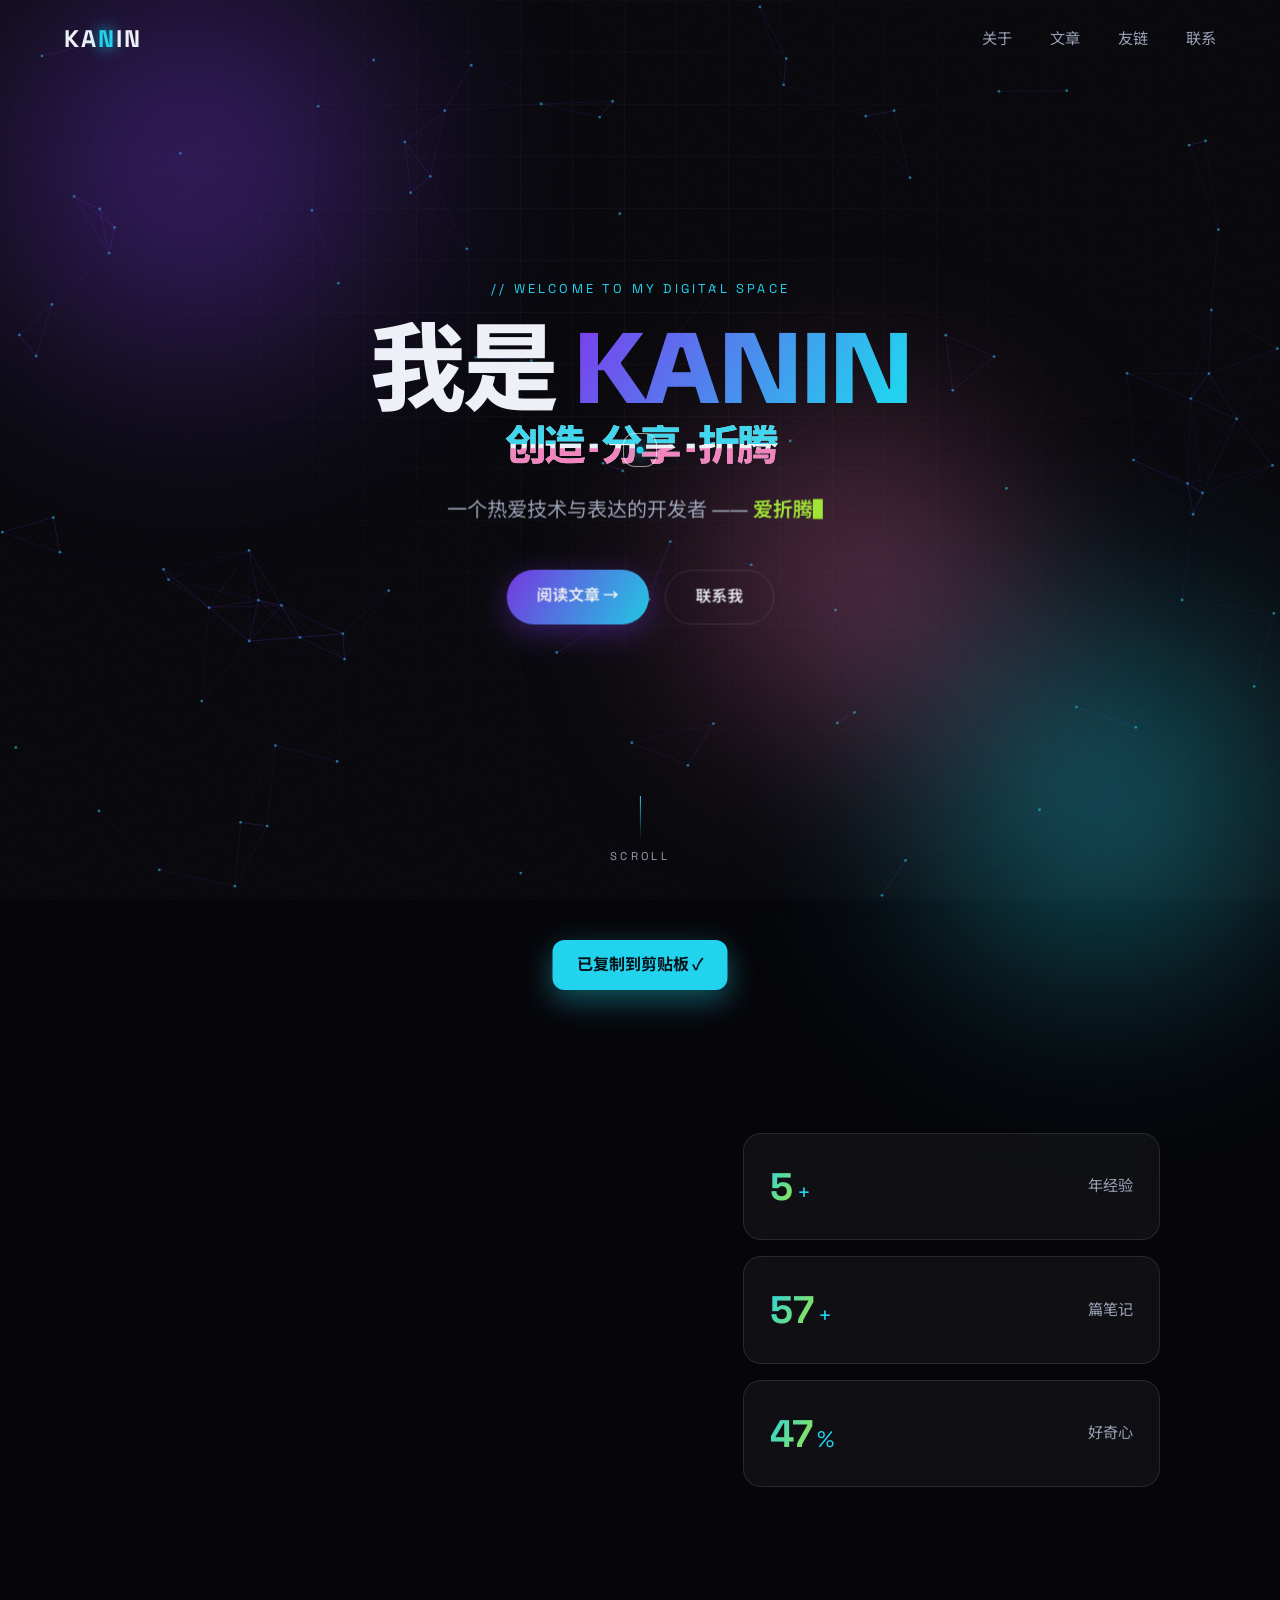
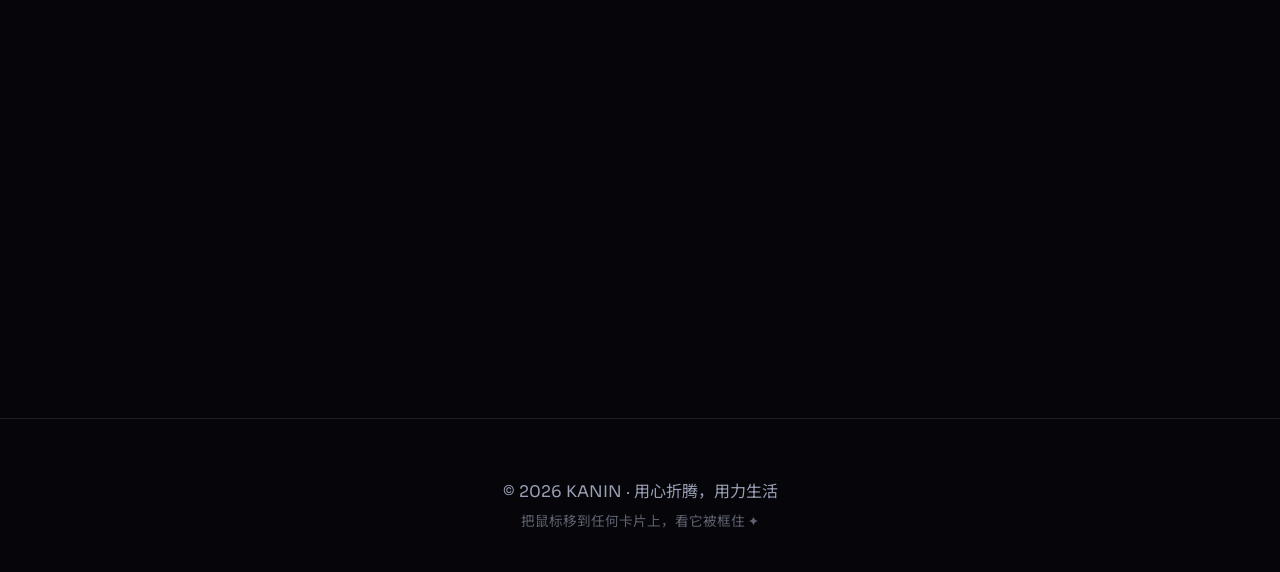
<file: index.html>
<!DOCTYPE html>
<html lang="zh-CN">
<head>
<meta charset="UTF-8">
<meta name="viewport" content="width=device-width, initial-scale=1.0">
<title>KANIN · 个人博客</title>
<meta name="description" content="KANIN 的个人博客 —— 创造 · 分享 · 折腾">
<link rel="preconnect" href="https://fonts.googleapis.com">
<link rel="preconnect" href="https://fonts.gstatic.com" crossorigin>
<link href="https://fonts.googleapis.com/css2?family=Sora:wght@300;400;600;700;800&family=Space+Grotesk:wght@400;500;700&family=Noto+Sans+SC:wght@300;400;500;700&display=swap" rel="stylesheet">
<link rel="stylesheet" href="styles.css">
</head>
<body>
<div class="scroll-progress" id="progress"></div>
<!-- ===== 自定义光标（吸附框） ===== -->
<div class="cursor-dot" id="cursorDot"></div>
<div class="cursor-box" id="cursorBox">
  <span class="corner tl"></span><span class="corner tr"></span>
  <span class="corner bl"></span><span class="corner br"></span>
  <span class="cursor-label" id="cursorLabel"></span>
</div>

<!-- ===== 背景特效 ===== -->
<canvas id="bg"></canvas>
<div class="blob blob-1"></div>
<div class="blob blob-2"></div>
<div class="blob blob-3"></div>
<div class="grid-overlay"></div>
<div class="noise"></div>

<!-- ===== 导航 ===== -->
<nav class="nav" id="nav">
  <a href="#hero" class="logo" data-magnetic data-label="首页">KA<span>N</span>IN</a>
  <div class="nav-links">
    <a href="#about" data-magnetic data-label="关于">关于</a>
    <a href="#blog" data-magnetic data-label="文章">文章</a>
    <a href="#friends" data-magnetic data-label="友链">友链</a>
    <a href="#links" data-magnetic data-label="联系">联系</a>
  </div>
</nav>

<!-- ===== 首屏 ===== -->
<header class="hero" id="hero">
  <div class="hero-inner">
    <p class="hero-eyebrow" data-reveal>// WELCOME TO MY DIGITAL SPACE</p>
    <h1 class="hero-title">
      <span class="line" data-reveal>我是 <em>KANIN</em></span>
      <span class="line glitch" data-text="创造 · 分享 · 折腾" data-reveal>创造 · 分享 · 折腾</span>
    </h1>
    <p class="hero-sub" data-reveal>一个热爱技术与表达的开发者 —— <span id="typed" class="typed"></span><span class="caret">▌</span></p>
    <div class="hero-cta" data-reveal>
      <a href="#blog" class="btn btn-primary" data-magnetic data-label="看看文章">阅读文章 →</a>
      <a href="#links" class="btn btn-ghost" data-magnetic data-label="找到我">联系我</a>
    </div>
  </div>
  <a href="#about" class="scroll-hint" data-magnetic><span></span>SCROLL</a>
</header>
<!-- ===== 关于 ===== -->
<section class="section" id="about">
  <div class="section-head" data-reveal>
    <span class="section-index">01</span>
    <h2 class="section-title">关于我</h2>
  </div>
  <div class="about-grid">
    <div class="about-text" data-reveal>
      <p>你好，我是 <strong>KANIN</strong>。白天写代码，晚上写想法。喜欢把复杂的东西拆开、把有趣的东西做出来，再把过程记录下来分享给同样好奇的人。</p>
      <p>这个博客是我的数字后花园 —— 关于技术、产品、以及一切让我兴奋的折腾。欢迎随便逛逛，把鼠标移到任意卡片上试试。</p>
    </div>
    <div class="about-stats">
      <div class="stat glass" data-magnetic data-label="持续折腾中">
        <span class="stat-num" data-count="5">0</span><span class="stat-suffix">+</span>
        <span class="stat-label">年经验</span>
      </div>
      <div class="stat glass" data-magnetic data-label="不断更新">
        <span class="stat-num" data-count="120">0</span><span class="stat-suffix">+</span>
        <span class="stat-label">篇笔记</span>
      </div>
      <div class="stat glass" data-magnetic data-label="永远好奇">
        <span class="stat-num" data-count="99">0</span><span class="stat-suffix">%</span>
        <span class="stat-label">好奇心</span>
      </div>
    </div>
  </div>
</section>

<!-- ===== 文章 ===== -->
<section class="section" id="blog">
  <div class="section-head" data-reveal>
    <span class="section-index">02</span>
    <h2 class="section-title">最新文章</h2>
  </div>
  <div class="post-grid">
    <!--POSTS_START-->
    <a class="post glass" href="posts/claude-code.html" data-magnetic data-label="阅读全文" data-reveal>
      <span class="post-tag">AI 工具</span>
      <h3>负基础 Claude Code 安装使用教程</h3>
      <p>Claude Code 是 Anthropic 推出的AI 编程代理，它不仅是传统的代码补全工具或聊天助手，而是一个…</p>
      <div class="post-meta"><span>约 5 分钟</span><span>· 教程</span></div>
    </a>
    <a class="post glass" href="posts/javaweb.html" data-magnetic data-label="阅读全文" data-reveal>
      <span class="post-tag">全栈开发</span>
      <h3>JavaWeb 全栈教程</h3>
      <p>html控制网站的结构， css控制网站的样式</p>
      <div class="post-meta"><span>约 86 分钟</span><span>· 教程</span></div>
    </a>
    <a class="post glass" href="posts/springboot.html" data-magnetic data-label="阅读全文" data-reveal>
      <span class="post-tag">后端</span>
      <h3>SpringBoot 项目初始化</h3>
      <p>点击“文件-新建-项目”。打开新建项目对话框</p>
      <div class="post-meta"><span>约 8 分钟</span><span>· 教程</span></div>
    </a>
    <a class="post glass" href="posts/mysql.html" data-magnetic data-label="阅读全文" data-reveal>
      <span class="post-tag">数据库</span>
      <h3>MySQL 安装教程</h3>
      <p>进入mysql官网：https://mysql.com</p>
      <div class="post-meta"><span>约 5 分钟</span><span>· 教程</span></div>
    </a>
    <a class="post glass" href="posts/maven.html" data-magnetic data-label="阅读全文" data-reveal>
      <span class="post-tag">环境搭建</span>
      <h3>Maven 安装教程</h3>
      <p>下载安装包：https://wwbwq.lanzouv.com/iuGWJ3ndzcgd</p>
      <div class="post-meta"><span>约 2 分钟</span><span>· 教程</span></div>
    </a>
    <!--POSTS_END-->
  </div>
</section>
<!-- ===== 友情链接 ===== -->
<section class="section" id="friends">
  <div class="section-head" data-reveal>
    <span class="section-index">03</span>
    <h2 class="section-title">友情链接</h2>
  </div>
  <div class="friend-grid">
    <a class="friend-card glass" href="http://aohs.top" target="_blank" rel="noopener"
       data-magnetic data-label="访问" data-reveal>
      <span class="friend-icon">🔗</span>
      <div class="friend-meta"><h3>Aohs</h3><p>Java × AI 工程化</p></div>
      <span class="link-arrow">↗</span>
    </a>
  </div>
</section>

<!-- ===== 联系 / 链接 ===== -->
<section class="section" id="links">
  <div class="section-head" data-reveal>
    <span class="section-index">04</span>
    <h2 class="section-title">找到我</h2>
  </div>
  <div class="link-grid">
    <a class="link-card glass" href="https://github.com/kaninmeow" target="_blank" rel="noopener"
       data-magnetic data-label="GitHub" data-reveal>
      <span class="link-icon">
        <svg viewBox="0 0 24 24" width="26" height="26" fill="currentColor"><path d="M12 .5A12 12 0 0 0 .5 12.5c0 5.3 3.4 9.8 8.2 11.4.6.1.8-.3.8-.6v-2c-3.3.7-4-1.6-4-1.6-.6-1.4-1.3-1.8-1.3-1.8-1.1-.7.1-.7.1-.7 1.2.1 1.8 1.2 1.8 1.2 1.1 1.8 2.8 1.3 3.5 1 .1-.8.4-1.3.8-1.6-2.7-.3-5.5-1.3-5.5-5.9 0-1.3.5-2.4 1.2-3.2-.1-.3-.5-1.5.1-3.2 0 0 1-.3 3.3 1.2a11.5 11.5 0 0 1 6 0C17.3 5 18.3 5.3 18.3 5.3c.6 1.7.2 2.9.1 3.2.8.8 1.2 1.9 1.2 3.2 0 4.6-2.8 5.6-5.5 5.9.4.4.8 1.1.8 2.2v3.3c0 .3.2.7.8.6 4.8-1.6 8.2-6.1 8.2-11.4A12 12 0 0 0 12 .5Z"/></svg>
      </span>
      <div class="link-meta"><h3>GitHub</h3><p>@kaninmeow</p></div>
      <span class="link-arrow">↗</span>
    </a>

    <a class="link-card glass" href="https://space.bilibili.com/326698881" target="_blank" rel="noopener"
       data-magnetic data-label="Bilibili" data-reveal>
      <span class="link-icon">
        <svg viewBox="0 0 24 24" width="26" height="26" fill="currentColor"><path d="M17.8 4.2 15 6.7h.9A2.7 2.7 0 0 1 18.6 9.4v7A2.7 2.7 0 0 1 15.9 19H8.1A2.7 2.7 0 0 1 5.4 16.4v-7A2.7 2.7 0 0 1 8.1 6.7H9L6.2 4.2a.9.9 0 0 1 1.2-1.3L10.8 6h2.4l3.4-3.1a.9.9 0 0 1 1.2 1.3ZM9 10.5a1 1 0 0 0-1 1v1.2a1 1 0 0 0 2 0v-1.2a1 1 0 0 0-1-1Zm6 0a1 1 0 0 0-1 1v1.2a1 1 0 0 0 2 0v-1.2a1 1 0 0 0-1-1Z"/></svg>
      </span>
      <div class="link-meta"><h3>Bilibili</h3><p>去我的空间看视频</p></div>
      <span class="link-arrow">↗</span>
    </a>

    <button class="link-card glass" id="wechatCard" data-magnetic data-label="点击复制" data-reveal>
      <span class="link-icon">
        <svg viewBox="0 0 24 24" width="26" height="26" fill="currentColor"><path d="M8.7 4C4.9 4 2 6.6 2 9.9c0 1.9 1 3.5 2.6 4.7L4 17l2.6-1.4c.7.2 1.4.3 2.1.3h.6a5.3 5.3 0 0 1-.2-1.5c0-3.1 3-5.6 6.7-5.6h.6C15.8 5.9 12.6 4 8.7 4Zm-2.4 4a.9.9 0 1 1 0-1.8.9.9 0 0 1 0 1.8Zm4.8 0a.9.9 0 1 1 0-1.8.9.9 0 0 1 0 1.8Zm11 6.4c0-2.7-2.6-4.9-5.8-4.9s-5.8 2.2-5.8 4.9 2.6 4.9 5.8 4.9c.7 0 1.3-.1 1.9-.3L20 20l-.5-1.6c1.4-.9 2.6-2.3 2.6-4Zm-7.7-1a.8.8 0 1 1 0-1.5.8.8 0 0 1 0 1.5Zm3.8 0a.8.8 0 1 1 0-1.5.8.8 0 0 1 0 1.5Z"/></svg>
      </span>
      <div class="link-meta"><h3>微信公众号</h3><p>KANIN</p></div>
      <span class="link-arrow">⧉</span>
    </button>

    <a class="link-card glass" href="mailto:sunqingdong0318@foxmail.com"
       data-magnetic data-label="发邮件" data-reveal>
      <span class="link-icon">
        <svg viewBox="0 0 24 24" width="26" height="26" fill="none" stroke="currentColor" stroke-width="2"><rect x="3" y="5" width="18" height="14" rx="2"/><path d="m3 7 9 6 9-6"/></svg>
      </span>
      <div class="link-meta"><h3>Email</h3><p>sunqingdong0318@foxmail.com</p></div>
      <span class="link-arrow">↗</span>
    </a>
  </div>
</section>

<footer class="footer">
  <p>© 2026 KANIN · 用心折腾，用力生活</p>
  <p class="footer-sub">把鼠标移到任何卡片上，看它被框住 ✦</p>
</footer>

<div class="toast" id="toast">已复制到剪贴板 ✓</div>

<script src="script.js"></script>
</body>
</html>
</file>
<file: styles.css>
/* ===================================================================
   KANIN · 个人博客  —  styles.css
   =================================================================== */
:root{
  --bg:#06060a;
  --bg-2:#0c0d16;
  --fg:#eef0f7;
  --muted:#9aa0b5;
  --line:rgba(255,255,255,.10);
  --c1:#7c3aed;   /* 紫 */
  --c2:#22d3ee;   /* 青 */
  --c3:#f472b6;   /* 粉 */
  --c4:#a3e635;   /* 荧光绿 */
  --glass:rgba(255,255,255,.045);
  --radius:18px;
  --ease:cubic-bezier(.22,1,.36,1);
}

*{margin:0;padding:0;box-sizing:border-box}
html{scroll-behavior:smooth}
body{
  font-family:"Sora","Noto Sans SC",system-ui,-apple-system,sans-serif;
  background:var(--bg);
  color:var(--fg);
  line-height:1.6;
  overflow-x:hidden;
  min-height:100vh;
}
/* 桌面端隐藏系统光标，全权交给自定义光标 */
@media (hover:hover) and (pointer:fine){
  body,a,button{cursor:none}
}
a{color:inherit;text-decoration:none}
::selection{background:var(--c1);color:#fff}

/* ===== 自定义光标 ===== */
.cursor-dot{
  position:fixed;top:0;left:0;width:7px;height:7px;border-radius:50%;
  background:var(--c2);z-index:9999;pointer-events:none;
  transform:translate(-50%,-50%);
  box-shadow:0 0 12px var(--c2);
  transition:opacity .3s, background .3s;
}
.cursor-box{
  position:fixed;top:0;left:0;z-index:9998;pointer-events:none;
  border:1.5px solid rgba(255,255,255,.55);
  border-radius:12px;
  transform:translate(-50%,-50%);
  will-change:width,height,transform;
  transition:border-color .3s, background .3s, border-radius .35s var(--ease);
  background:rgba(255,255,255,.02);
}
.cursor-box.snapped{
  border-color:var(--c2);
  background:rgba(34,211,238,.06);
  box-shadow:0 0 24px rgba(34,211,238,.18) inset,0 0 22px rgba(34,211,238,.12);
}
.corner{position:absolute;width:9px;height:9px;opacity:0;transition:opacity .25s}
.cursor-box.snapped .corner{opacity:1}
.corner.tl{top:-2px;left:-2px;border-top:2px solid var(--c2);border-left:2px solid var(--c2)}
.corner.tr{top:-2px;right:-2px;border-top:2px solid var(--c2);border-right:2px solid var(--c2)}
.corner.bl{bottom:-2px;left:-2px;border-bottom:2px solid var(--c2);border-left:2px solid var(--c2)}
.corner.br{bottom:-2px;right:-2px;border-bottom:2px solid var(--c2);border-right:2px solid var(--c2)}
.cursor-label{
  position:absolute;left:50%;bottom:-26px;transform:translateX(-50%) translateY(6px);
  background:var(--c2);color:#04121a;font-size:11px;font-weight:700;
  padding:2px 9px;border-radius:6px;white-space:nowrap;
  opacity:0;transition:opacity .25s,transform .25s var(--ease);
  font-family:"Space Grotesk",sans-serif;letter-spacing:.03em;
}
.cursor-box.snapped .cursor-label{opacity:1;transform:translateX(-50%) translateY(0)}
.cursor-box.clicking{transform:translate(-50%,-50%) scale(.9)}
/* ===== 背景特效 ===== */
#bg{position:fixed;inset:0;z-index:-3;width:100%;height:100%}
.blob{position:fixed;z-index:-2;border-radius:50%;filter:blur(90px);opacity:.5;pointer-events:none}
.blob-1{width:46vw;height:46vw;background:radial-gradient(circle,var(--c1),transparent 70%);top:-10vw;left:-8vw;animation:drift 22s var(--ease) infinite}
.blob-2{width:40vw;height:40vw;background:radial-gradient(circle,var(--c2),transparent 70%);bottom:-12vw;right:-6vw;animation:drift 26s var(--ease) infinite reverse}
.blob-3{width:34vw;height:34vw;background:radial-gradient(circle,var(--c3),transparent 70%);top:40%;left:50%;animation:drift 30s var(--ease) infinite}
@keyframes drift{
  0%,100%{transform:translate(0,0) scale(1)}
  33%{transform:translate(8vw,6vh) scale(1.15)}
  66%{transform:translate(-6vw,-4vh) scale(.9)}
}
.grid-overlay{
  position:fixed;inset:0;z-index:-2;pointer-events:none;opacity:.35;
  background-image:linear-gradient(var(--line) 1px,transparent 1px),
                   linear-gradient(90deg,var(--line) 1px,transparent 1px);
  background-size:52px 52px;
  mask-image:radial-gradient(circle at 50% 30%,#000 0%,transparent 78%);
  -webkit-mask-image:radial-gradient(circle at 50% 30%,#000 0%,transparent 78%);
}
.noise{
  position:fixed;inset:0;z-index:-1;pointer-events:none;opacity:.05;
  background-image:url("data:image/svg+xml,%3Csvg xmlns='http://www.w3.org/2000/svg' width='120' height='120'%3E%3Cfilter id='n'%3E%3CfeTurbulence type='fractalNoise' baseFrequency='.85' numOctaves='2'/%3E%3C/filter%3E%3Crect width='100%25' height='100%25' filter='url(%23n)'/%3E%3C/svg%3E");
}

/* ===== 导航 ===== */
.nav{
  position:fixed;top:0;left:0;right:0;z-index:100;
  display:flex;align-items:center;justify-content:space-between;
  padding:20px clamp(20px,5vw,64px);
  transition:background .4s,backdrop-filter .4s,padding .4s;
}
.nav.scrolled{background:rgba(6,6,10,.6);backdrop-filter:blur(14px);padding:12px clamp(20px,5vw,64px);border-bottom:1px solid var(--line)}
.logo{font-family:"Space Grotesk";font-weight:700;font-size:1.5rem;letter-spacing:.08em}
.logo span{color:var(--c2);text-shadow:0 0 16px var(--c2)}
.nav-links{display:flex;gap:clamp(14px,3vw,38px)}
.nav-links a{position:relative;font-size:.95rem;color:var(--muted);transition:color .3s}
.nav-links a::after{content:"";position:absolute;left:0;bottom:-4px;width:0;height:2px;background:linear-gradient(90deg,var(--c1),var(--c2));transition:width .35s var(--ease)}
.nav-links a:hover{color:var(--fg)}
.nav-links a:hover::after{width:100%}

/* ===== 通用区块 ===== */
.section{max-width:1120px;margin:0 auto;padding:clamp(70px,12vh,140px) clamp(20px,5vw,40px)}
.section-head{display:flex;align-items:baseline;gap:16px;margin-bottom:48px}
.section-index{font-family:"Space Grotesk";color:var(--c2);font-weight:700;font-size:1rem;opacity:.8}
.section-title{font-size:clamp(1.9rem,5vw,3rem);font-weight:800;letter-spacing:-.02em}
/* ===== 首屏 ===== */
.hero{min-height:100vh;display:flex;flex-direction:column;align-items:center;justify-content:center;text-align:center;padding:0 20px;position:relative}
.hero-inner{max-width:900px}
.hero-eyebrow{font-family:"Space Grotesk";color:var(--c2);letter-spacing:.25em;font-size:.8rem;margin-bottom:22px}
.hero-title{font-size:clamp(2.6rem,9vw,6rem);font-weight:800;line-height:1.02;letter-spacing:-.03em}
.hero-title .line{display:block;overflow:hidden}
.hero-title em{font-style:normal;background:linear-gradient(120deg,var(--c1),var(--c2),var(--c3));-webkit-background-clip:text;background-clip:text;color:transparent;background-size:200% auto;animation:shine 6s linear infinite}
@keyframes shine{to{background-position:200% center}}
.hero-title .glitch{font-size:clamp(1.4rem,4.5vw,2.6rem);margin-top:6px;color:var(--fg);position:relative}
.hero-title .glitch::before,.hero-title .glitch::after{content:attr(data-text);position:absolute;inset:0;overflow:hidden;opacity:.85}
.hero-title .glitch::before{color:var(--c2);animation:glitch 3s infinite;clip-path:inset(0 0 55% 0)}
.hero-title .glitch::after{color:var(--c3);animation:glitch 2.4s infinite reverse;clip-path:inset(55% 0 0 0)}
@keyframes glitch{0%,92%,100%{transform:translate(0)}93%{transform:translate(-3px,1px)}95%{transform:translate(3px,-1px)}97%{transform:translate(-2px,-1px)}}
.hero-sub{margin-top:26px;color:var(--muted);font-size:clamp(1rem,2.4vw,1.25rem)}
.typed{color:var(--c4);font-weight:600}
.caret{color:var(--c4);animation:blink 1s steps(1) infinite}
@keyframes blink{50%{opacity:0}}
.hero-cta{margin-top:40px;display:flex;gap:16px;justify-content:center;flex-wrap:wrap}
.btn{padding:14px 30px;border-radius:50px;font-weight:600;font-size:.98rem;transition:transform .3s var(--ease),box-shadow .3s,background .3s;display:inline-block;will-change:transform}
.btn-primary{background:linear-gradient(120deg,var(--c1),var(--c2));color:#fff;box-shadow:0 8px 30px rgba(124,58,237,.4)}
.btn-primary:hover{box-shadow:0 12px 40px rgba(34,211,238,.5)}
.btn-ghost{border:1.5px solid var(--line);color:var(--fg)}
.btn-ghost:hover{border-color:var(--c2);background:rgba(34,211,238,.08)}
.scroll-hint{position:absolute;bottom:34px;left:50%;transform:translateX(-50%);display:flex;flex-direction:column;align-items:center;gap:8px;font-family:"Space Grotesk";font-size:.7rem;letter-spacing:.3em;color:var(--muted)}
.scroll-hint span{display:block;width:1px;height:44px;background:linear-gradient(var(--c2),transparent);animation:scrolldown 2s var(--ease) infinite}
@keyframes scrolldown{0%{transform:scaleY(0);transform-origin:top}45%{transform:scaleY(1);transform-origin:top}55%{transform:scaleY(1);transform-origin:bottom}100%{transform:scaleY(0);transform-origin:bottom}}

/* ===== 玻璃拟态 ===== */
.glass{background:var(--glass);border:1px solid var(--line);border-radius:var(--radius);backdrop-filter:blur(10px);position:relative;overflow:hidden;transition:transform .4s var(--ease),border-color .4s,background .4s}
.glass::before{content:"";position:absolute;inset:0;background:linear-gradient(120deg,transparent 40%,rgba(255,255,255,.06) 50%,transparent 60%);transform:translateX(-120%);transition:transform .7s var(--ease)}
.glass:hover::before{transform:translateX(120%)}
.glass:hover{border-color:rgba(34,211,238,.4);transform:translateY(-6px)}
/* ===== 关于 ===== */
.about-grid{display:grid;grid-template-columns:1.4fr 1fr;gap:40px;align-items:center}
.about-text p{color:var(--muted);font-size:1.08rem;margin-bottom:18px}
.about-text strong{color:var(--fg)}
.about-stats{display:flex;flex-direction:column;gap:16px}
.stat{padding:22px 26px;display:flex;align-items:baseline;gap:4px;flex-wrap:wrap}
.stat-num{font-family:"Space Grotesk";font-size:2.4rem;font-weight:700;background:linear-gradient(120deg,var(--c2),var(--c4));-webkit-background-clip:text;background-clip:text;color:transparent}
.stat-suffix{font-family:"Space Grotesk";font-size:1.4rem;color:var(--c2)}
.stat-label{margin-left:auto;color:var(--muted);font-size:.95rem;align-self:center}

/* ===== 文章 ===== */
.post-grid{display:grid;grid-template-columns:repeat(2,1fr);gap:22px}
.post{padding:28px}
.post-tag{display:inline-block;font-family:"Space Grotesk";font-size:.72rem;letter-spacing:.08em;padding:4px 10px;border-radius:20px;background:rgba(124,58,237,.18);color:#c4b5fd;margin-bottom:16px}
.post h3{font-size:1.3rem;font-weight:700;margin-bottom:10px;line-height:1.3}
.post p{color:var(--muted);font-size:.98rem;margin-bottom:18px}
.post-meta{display:flex;gap:10px;font-family:"Space Grotesk";font-size:.8rem;color:var(--muted);opacity:.7}

/* ===== 链接 ===== */
.link-grid{display:grid;grid-template-columns:repeat(2,1fr);gap:18px}
.link-card{display:flex;align-items:center;gap:18px;padding:24px 26px;text-align:left;font-family:inherit;font-size:inherit;color:inherit}
button.link-card{width:100%;border:1px solid var(--line)}
.link-icon{width:52px;height:52px;flex-shrink:0;display:grid;place-items:center;border-radius:14px;background:rgba(255,255,255,.05);color:var(--c2);transition:transform .4s var(--ease),color .3s}
.link-card:hover .link-icon{transform:rotate(-8deg) scale(1.08);color:var(--c4)}
.link-meta h3{font-size:1.15rem;font-weight:700}
.link-meta p{color:var(--muted);font-size:.9rem;word-break:break-all}
.link-arrow{margin-left:auto;font-size:1.4rem;color:var(--muted);transition:transform .3s var(--ease),color .3s}
.link-card:hover .link-arrow{transform:translate(4px,-4px);color:var(--c2)}

/* ===== 友情链接 ===== */
.friend-grid{display:grid;grid-template-columns:repeat(auto-fill,minmax(280px,1fr));gap:18px}
.friend-card{display:flex;align-items:center;gap:18px;padding:24px 26px;text-align:left;font-family:inherit;font-size:inherit;color:inherit}
.friend-icon{width:52px;height:52px;flex-shrink:0;display:grid;place-items:center;border-radius:14px;background:rgba(255,255,255,.05);font-size:1.5rem;transition:transform .4s var(--ease)}
.friend-card:hover .friend-icon{transform:rotate(-8deg) scale(1.08)}
.friend-meta h3{font-size:1.15rem;font-weight:700}
.friend-meta p{color:var(--muted);font-size:.9rem}

/* ===== 页脚 ===== */
.footer{text-align:center;padding:60px 20px 40px;border-top:1px solid var(--line);color:var(--muted)}
.footer-sub{font-size:.85rem;opacity:.6;margin-top:6px}

/* ===== 提示条 ===== */
.toast{position:fixed;bottom:30px;left:50%;transform:translateX(-50%) translateY(120px);background:var(--c2);color:#04121a;font-weight:700;padding:12px 24px;border-radius:12px;z-index:10000;transition:transform .4s var(--ease);box-shadow:0 10px 30px rgba(34,211,238,.4)}
.toast.show{transform:translateX(-50%) translateY(0)}

/* ===== 滚动驱动 · 切换动画（Apple 风） ===== */
/* 3D 透视容器：子元素才有纵深翻入效果 */
.hero,.section{perspective:1400px}
.hero-inner,.section-head,.about-grid,.about-stats,.post-grid,.link-grid,.friend-grid{transform-style:preserve-3d}
/* 由 JS 逐帧驱动 transform/opacity/filter，这里只声明合成层 */
[data-reveal]{will-change:transform,opacity,filter;backface-visibility:hidden}
/* 仅在 JS 生效时预隐藏，避免无脚本时内容不可见 */
html.js-anim [data-reveal]{opacity:0}

/* 顶部滚动进度条 */
.scroll-progress{position:fixed;top:0;left:0;height:3px;width:0;z-index:200;
  background:linear-gradient(90deg,var(--c1),var(--c2),var(--c3));
  box-shadow:0 0 12px var(--c2);transition:width .08s linear}

/* ===== 响应式 ===== */
@media (max-width:760px){
  .nav-links{gap:16px}
  .about-grid{grid-template-columns:1fr}
  .post-grid,.link-grid,.friend-grid{grid-template-columns:1fr}
  .cursor-dot,.cursor-box{display:none}
  body,a,button{cursor:auto}
}
@media (prefers-reduced-motion:reduce){
  *{animation:none!important;transition:none!important}
}

/* ===== 文章详情页 · 排版 ===== */
.article{max-width:820px;margin:0 auto;padding:130px clamp(20px,5vw,40px) 100px}
.back-link{display:inline-flex;align-items:center;gap:8px;color:var(--muted);font-family:"Space Grotesk";font-size:.9rem;margin-bottom:34px;transition:color .3s,transform .3s var(--ease)}
.back-link:hover{color:var(--c2);transform:translateX(-4px)}
.article-header{margin-bottom:44px;padding-bottom:30px;border-bottom:1px solid var(--line)}
.article-header .post-tag{margin-bottom:18px}
.article-title{font-size:clamp(2rem,5.5vw,3.2rem);font-weight:800;line-height:1.15;letter-spacing:-.02em;
  background:linear-gradient(120deg,#fff 30%,var(--c2));-webkit-background-clip:text;background-clip:text;color:transparent}
.article-meta{margin-top:16px;display:flex;gap:14px;flex-wrap:wrap;color:var(--muted);font-family:"Space Grotesk";font-size:.85rem}

/* 正文富文本 */
.prose{font-size:1.05rem;line-height:1.85;color:#d7dae6}
.prose h1,.prose h2,.prose h3,.prose h4,.prose h5{color:#fff;font-weight:700;line-height:1.3;scroll-margin-top:100px}
.prose h1{font-size:1.9rem;margin:2.4em 0 .8em;padding-bottom:.3em;border-bottom:1px solid var(--line)}
.prose h2{font-size:1.6rem;margin:2.2em 0 .7em;padding-left:14px;border-left:4px solid var(--c2)}
.prose h3{font-size:1.3rem;margin:1.8em 0 .6em;color:var(--c2)}
.prose h4,.prose h5{font-size:1.08rem;margin:1.5em 0 .5em;color:#c4b5fd}
.prose p{margin:1.1em 0}
.prose a{color:var(--c2);text-decoration:underline;text-underline-offset:3px;text-decoration-color:rgba(34,211,238,.4);transition:text-decoration-color .3s}
.prose a:hover{text-decoration-color:var(--c2)}
.prose strong{color:#fff;font-weight:700}
.prose img{max-width:100%;height:auto;border-radius:12px;margin:1.4em 0;border:1px solid var(--line);box-shadow:0 12px 40px rgba(0,0,0,.4);display:block}
.prose ul,.prose ol{margin:1.1em 0;padding-left:1.6em}
.prose li{margin:.45em 0}
.prose li::marker{color:var(--c2)}
.prose blockquote{margin:1.4em 0;padding:.6em 1.2em;border-left:4px solid var(--c3);background:rgba(244,114,182,.06);border-radius:0 10px 10px 0;color:var(--muted)}
.prose hr{border:none;border-top:1px solid var(--line);margin:2.4em 0}
/* 行内代码 */
.prose :not(pre)>code{font-family:"Space Grotesk",ui-monospace,SFMono-Regular,Menlo,Consolas,monospace;
  background:rgba(124,58,237,.16);color:#d6bcfa;padding:.12em .45em;border-radius:6px;font-size:.9em;word-break:break-word}
/* 代码块 */
.prose pre{margin:1.5em 0;padding:20px 22px;background:#0a0b12;border:1px solid var(--line);border-radius:14px;overflow-x:auto;position:relative}
.prose pre::before{content:attr(data-lang);position:absolute;top:0;right:14px;font-family:"Space Grotesk";font-size:.68rem;letter-spacing:.1em;color:var(--muted);background:rgba(255,255,255,.04);padding:2px 9px;border-radius:0 0 7px 7px;text-transform:uppercase}
.prose pre code{font-family:ui-monospace,SFMono-Regular,Menlo,Consolas,"Courier New",monospace;font-size:.9rem;line-height:1.7;color:#cbd5e1;white-space:pre;background:none;padding:0}
/* 表格 */
.table-wrap{overflow-x:auto;margin:1.5em 0;border:1px solid var(--line);border-radius:12px}
.prose table{border-collapse:collapse;width:100%;font-size:.95rem}
.prose th,.prose td{padding:10px 14px;border-bottom:1px solid var(--line);border-right:1px solid var(--line);text-align:left}
.prose th:last-child,.prose td:last-child{border-right:none}
.prose tr:last-child td{border-bottom:none}
.prose thead th{background:rgba(124,58,237,.15);color:#fff;font-weight:600;white-space:nowrap}
.prose tbody tr:hover{background:rgba(255,255,255,.03)}
@media (max-width:760px){.article{padding-top:100px}.prose{font-size:1rem}}
</file>
